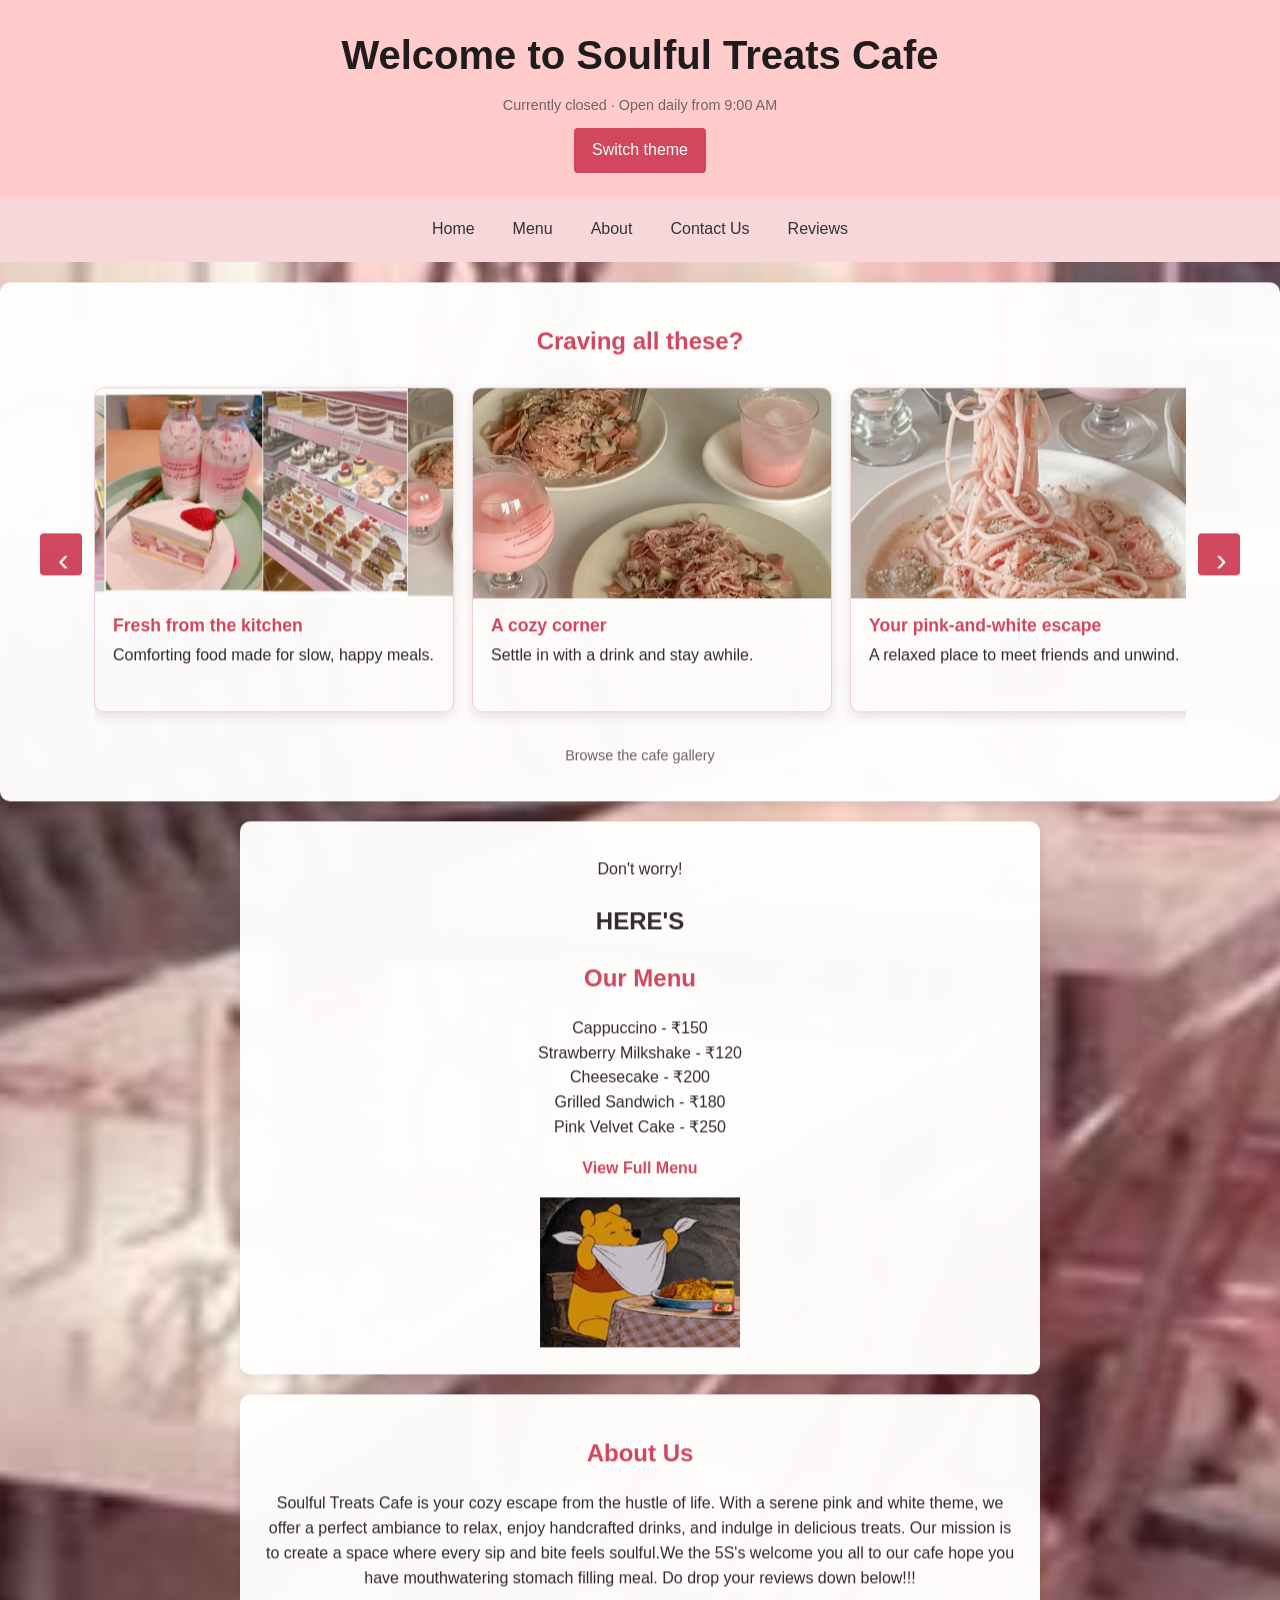
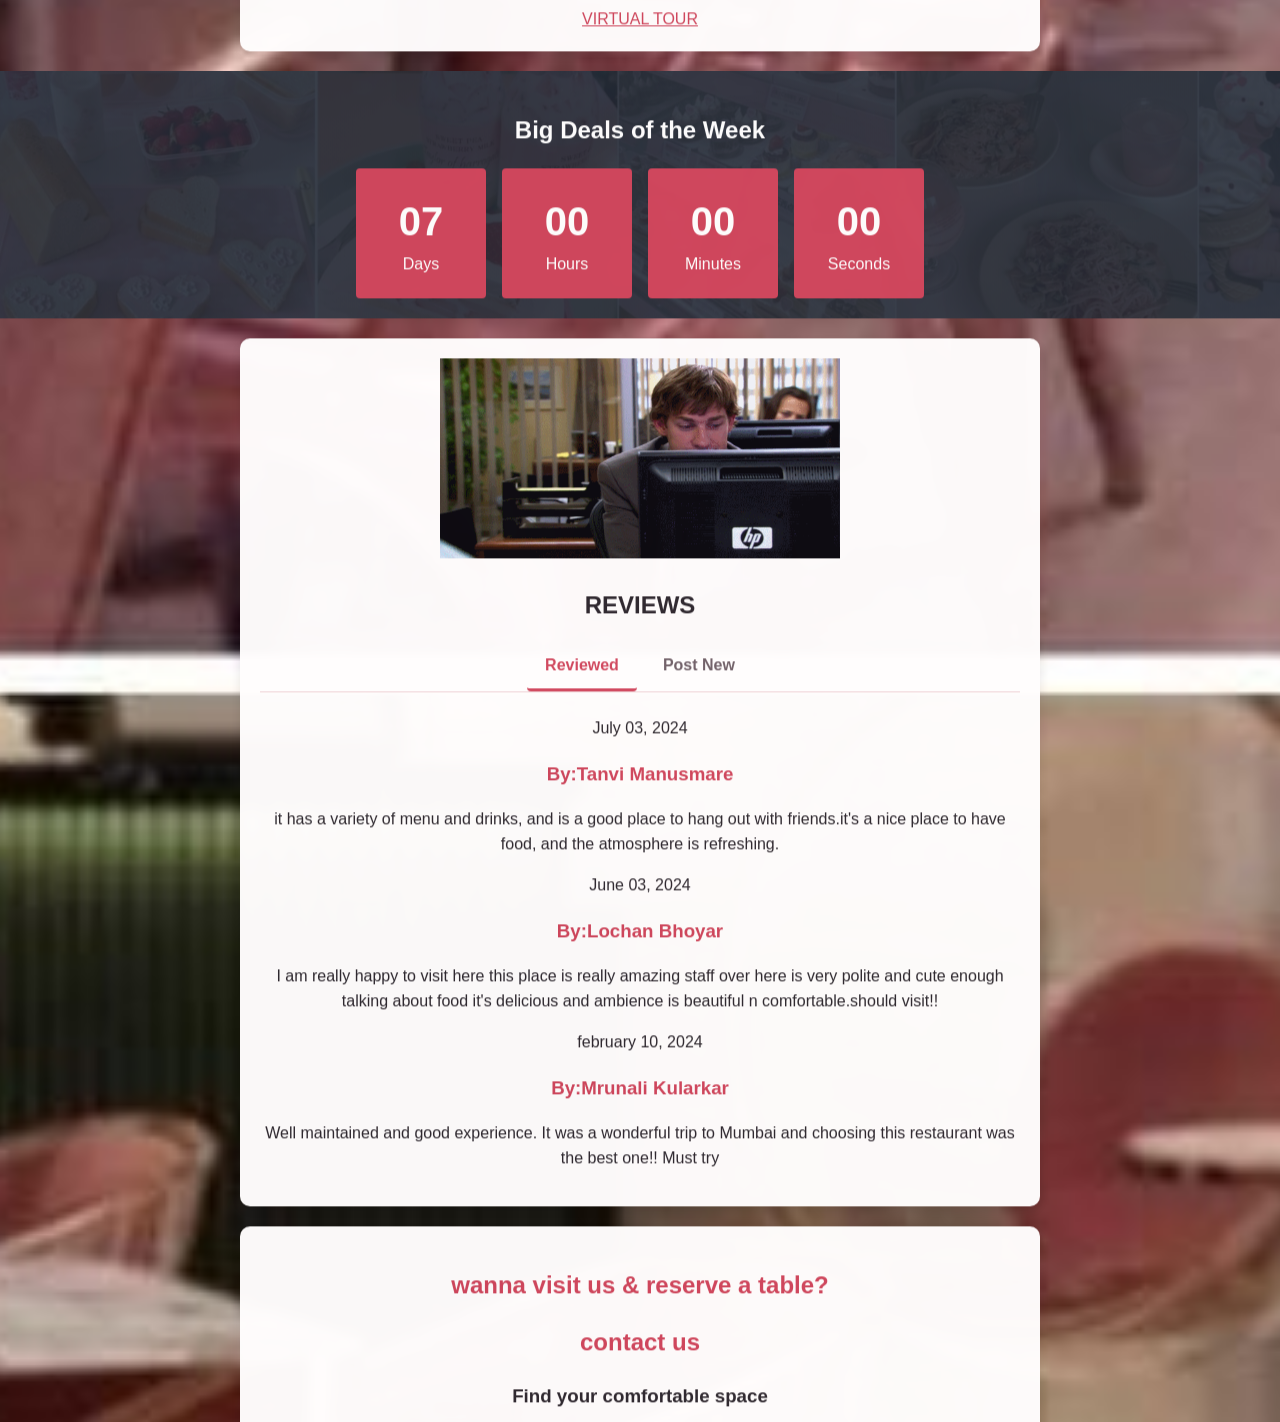
<file: index.html>
<!DOCTYPE html>
<html>
<head>
    <meta charset="UTF-8">
    <meta http-equiv="refresh" content="0; url=cafe/main%20page/soulfultreats.html">
    <title>Soulful Treats</title>
</head>
<body>
</body>
</html>
</file>
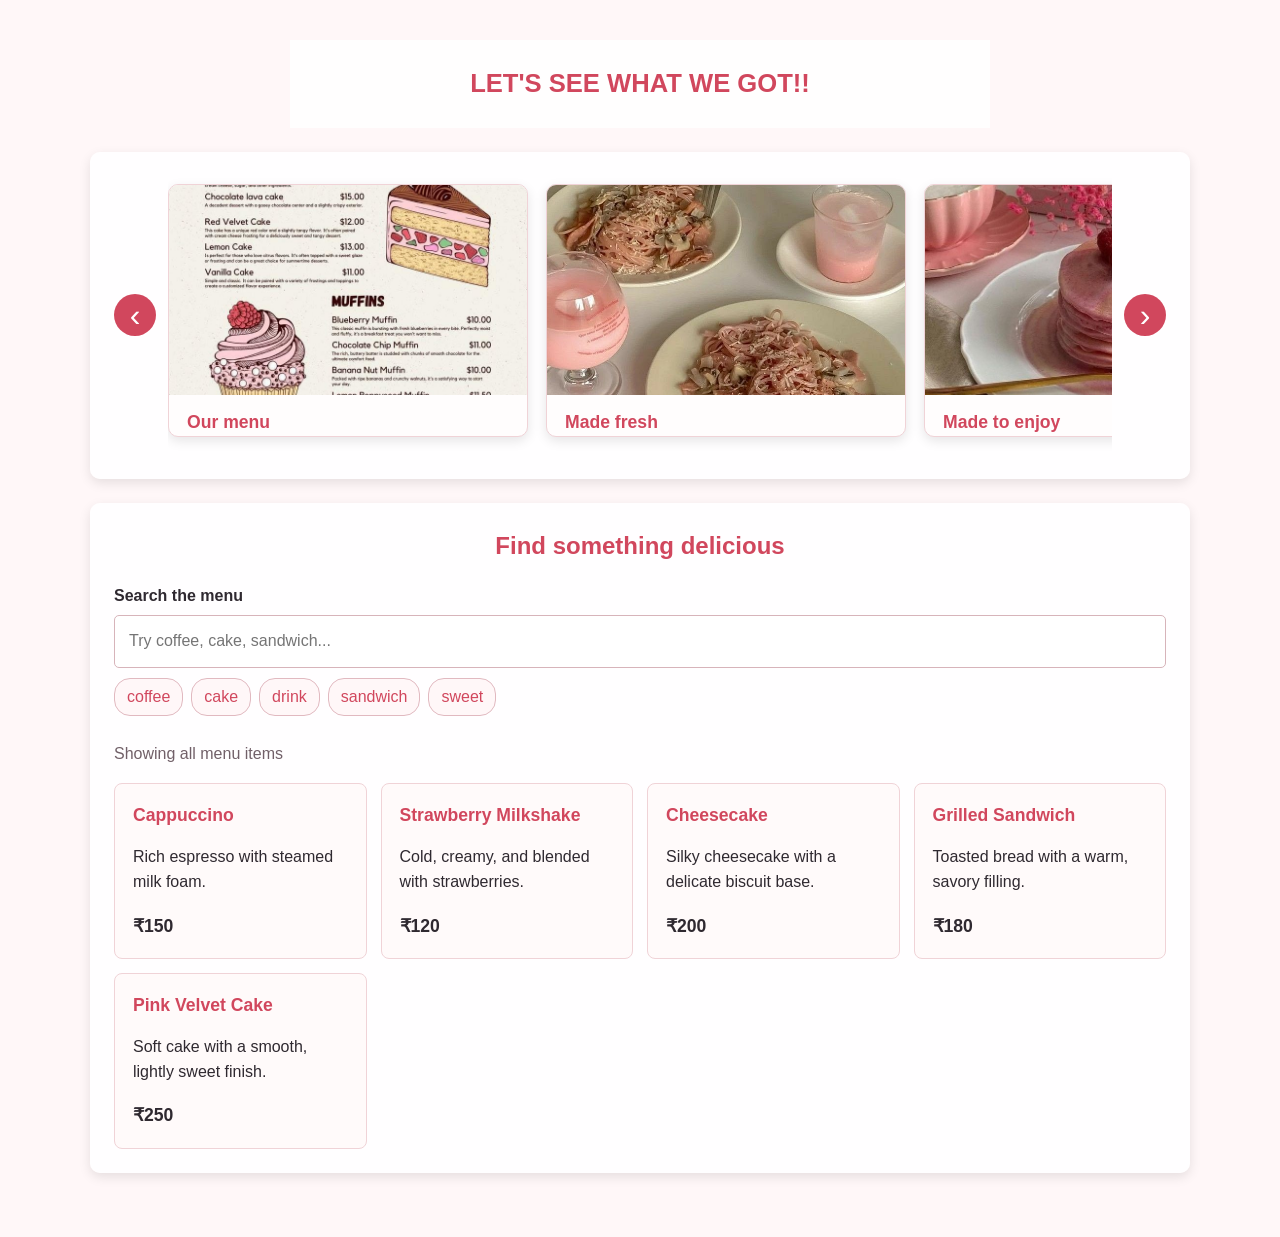
<file: cafe/main page/menu page.html>
<html>
<head>
<title>menu page</title>
<link rel="stylesheet" href="style.css">
</head>
<body class="menu-page">
<header>LET'S SEE WHAT WE GOT!!</header>
<main class="menu-content">
	<section class="menu-gallery" aria-label="Menu photo gallery">
		<div class="photo-carousel" data-carousel>
			<button class="carousel-button previous" type="button" aria-label="Previous menu photo">&#8249;</button>
			<div class="photo-track">
				<article class="photo-card">
					<img src="menu.jpg" alt="Cafe menu display">
					<h2>Our menu</h2>
				</article>
				<article class="photo-card">
					<img src="download.jpeg" alt="Cafe food selection">
					<h2>Made fresh</h2>
				</article>
				<article class="photo-card">
					<img src="download (2).jpeg" alt="Cafe food and drinks">
					<h2>Made to enjoy</h2>
				</article>
                <article class="photo-card">
					<img src="download (1).jpeg" alt="Cafe food and drinks">
					<h2>Made fresh</h2>
				</article>
                <article class="photo-card">
					<img src="download (3).jpeg" alt="Cafe food and drinks">
					<h2>Made to enjoy</h2>
				</article>
                <article class="photo-card">
					<img src="yumm😋😭.jpeg" alt="Cafe food and drinks">
					<h2>Made to enjoy</h2>
				</article>
			</div>
			<button class="carousel-button next" type="button" aria-label="Next menu photo">&#8250;</button>
		</div>
	</section>

	<section class="menu-list" aria-labelledby="menu-title">
		<h1 id="menu-title">Find something delicious</h1>
		<label class="menu-search-label" for="menu-search">Search the menu</label>
		<input id="menu-search" class="menu-search" data-menu-search type="search" placeholder="Try coffee, cake, sandwich..." autocomplete="off">
		<div class="menu-suggestions" data-menu-suggestions aria-label="Popular searches"></div>
		<p class="menu-results" data-menu-results aria-live="polite"></p>
		<div class="menu-items">
			<article class="menu-item" data-menu-item data-search="cappuccino coffee hot drink">
				<h2>Cappuccino</h2>
				<p>Rich espresso with steamed milk foam.</p>
				<strong>₹150</strong>
			</article>
			<article class="menu-item" data-menu-item data-search="strawberry milkshake shake cold drink">
				<h2>Strawberry Milkshake</h2>
				<p>Cold, creamy, and blended with strawberries.</p>
				<strong>₹120</strong>
			</article>
			<article class="menu-item" data-menu-item data-search="cheesecake cake dessert sweet">
				<h2>Cheesecake</h2>
				<p>Silky cheesecake with a delicate biscuit base.</p>
				<strong>₹200</strong>
			</article>
			<article class="menu-item" data-menu-item data-search="grilled sandwich sandwich savory snack">
				<h2>Grilled Sandwich</h2>
				<p>Toasted bread with a warm, savory filling.</p>
				<strong>₹180</strong>
			</article>
			<article class="menu-item" data-menu-item data-search="pink velvet cake cake dessert sweet">
				<h2>Pink Velvet Cake</h2>
				<p>Soft cake with a smooth, lightly sweet finish.</p>
				<strong>₹250</strong>
			</article>
		</div>
	</section>
</main>
<script src="app.js"></script>
</body>
</html>
</file>
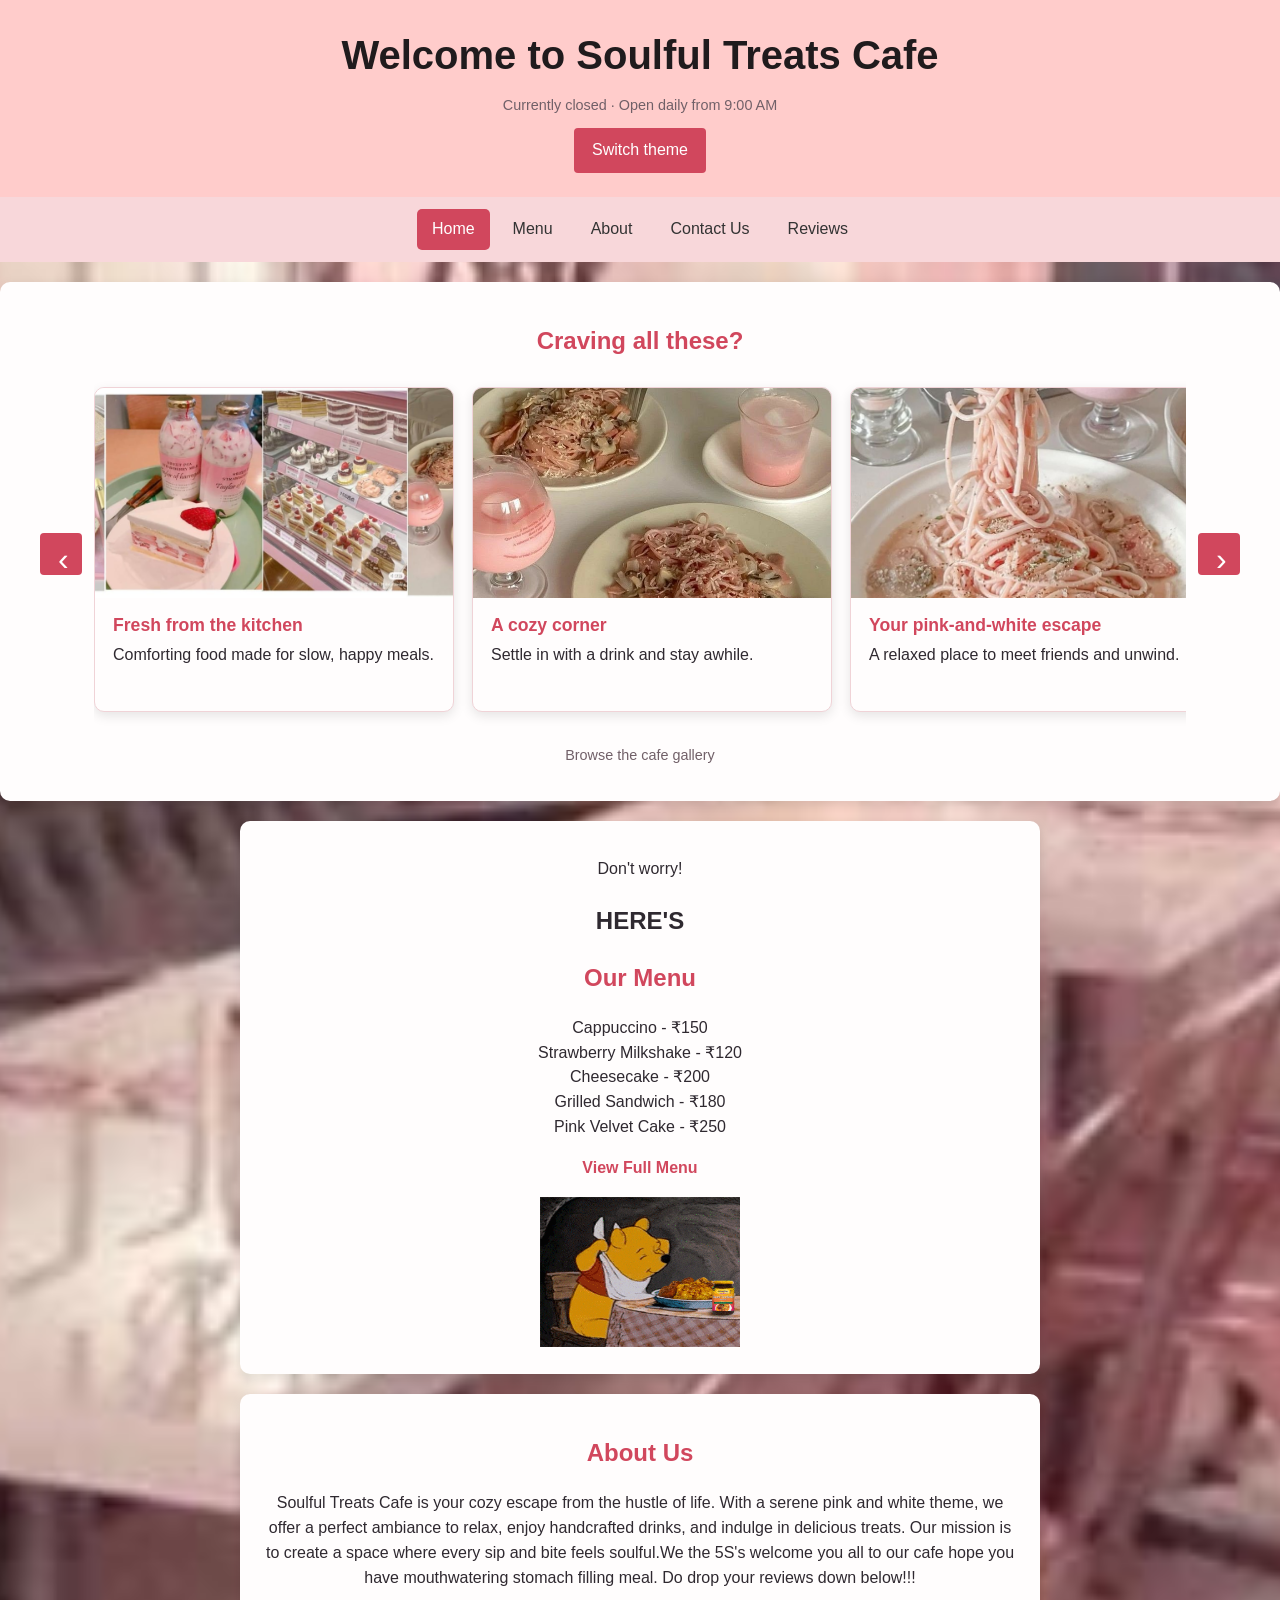
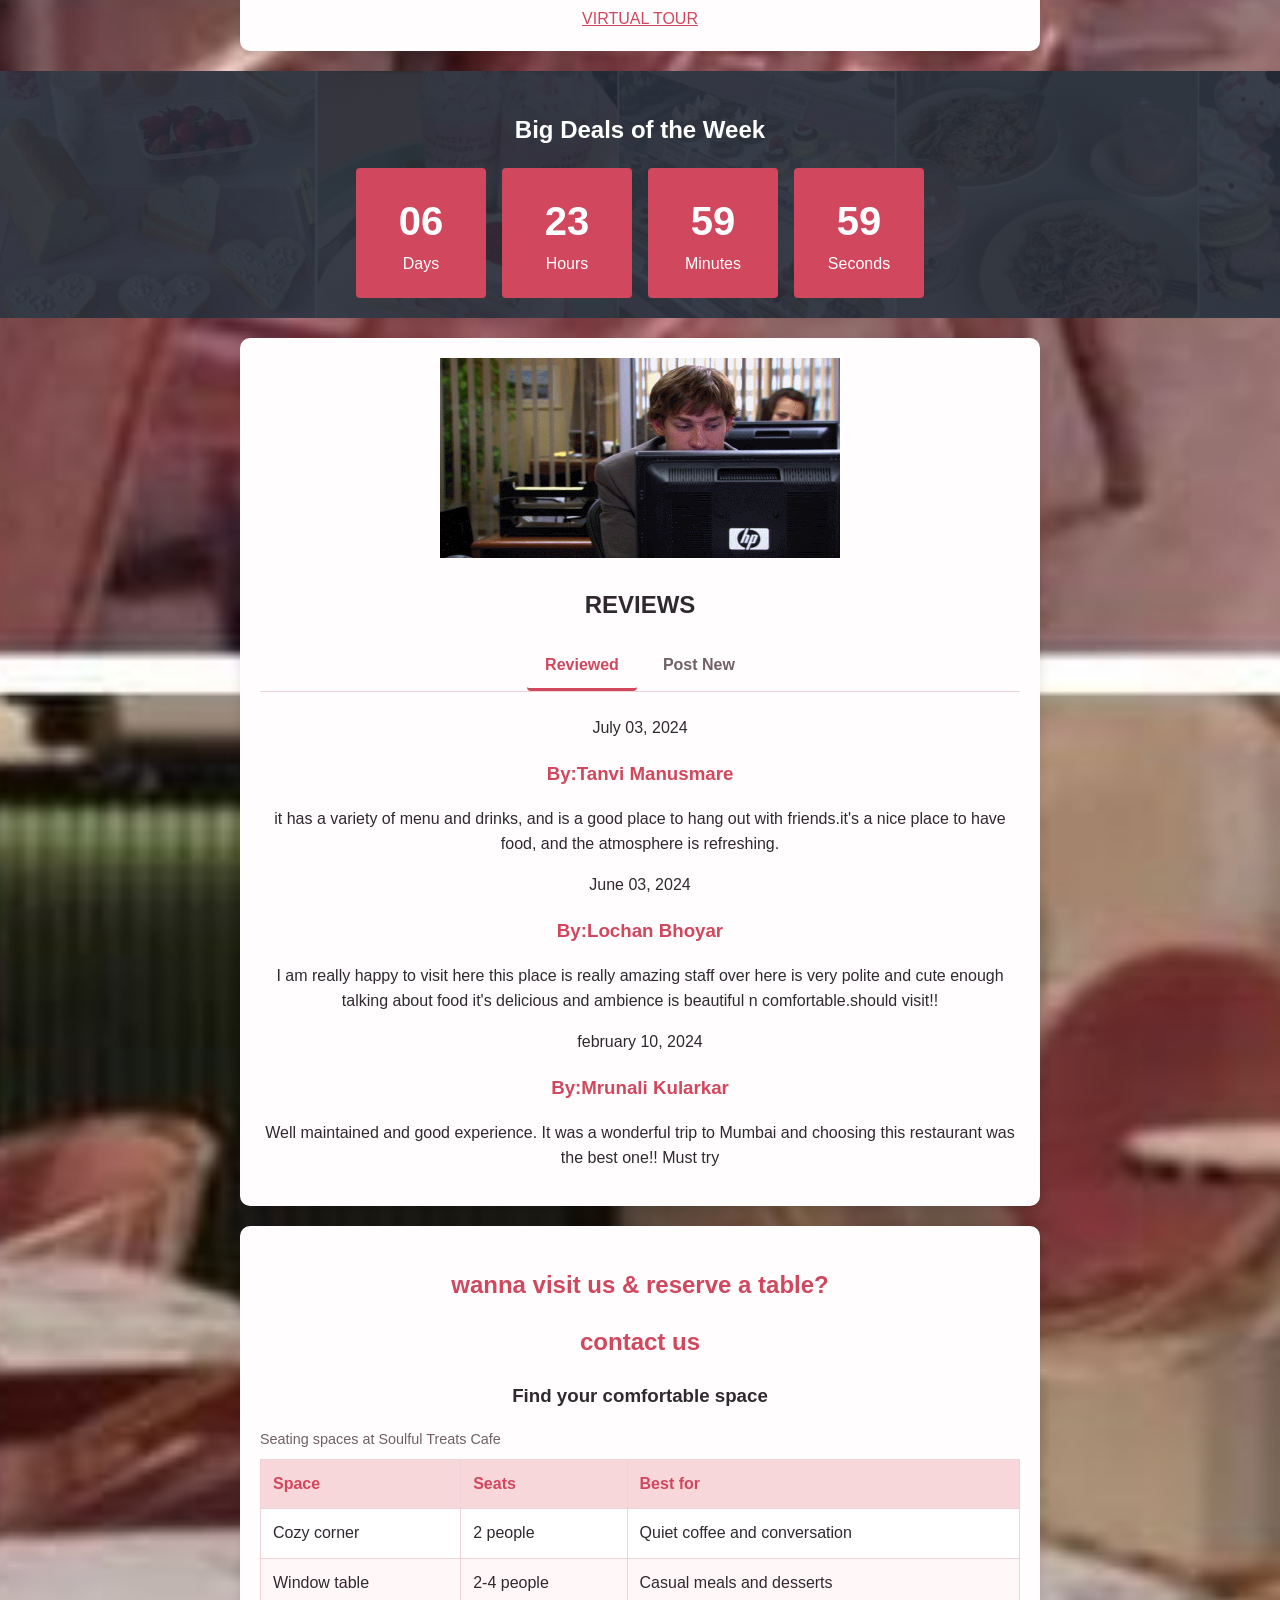
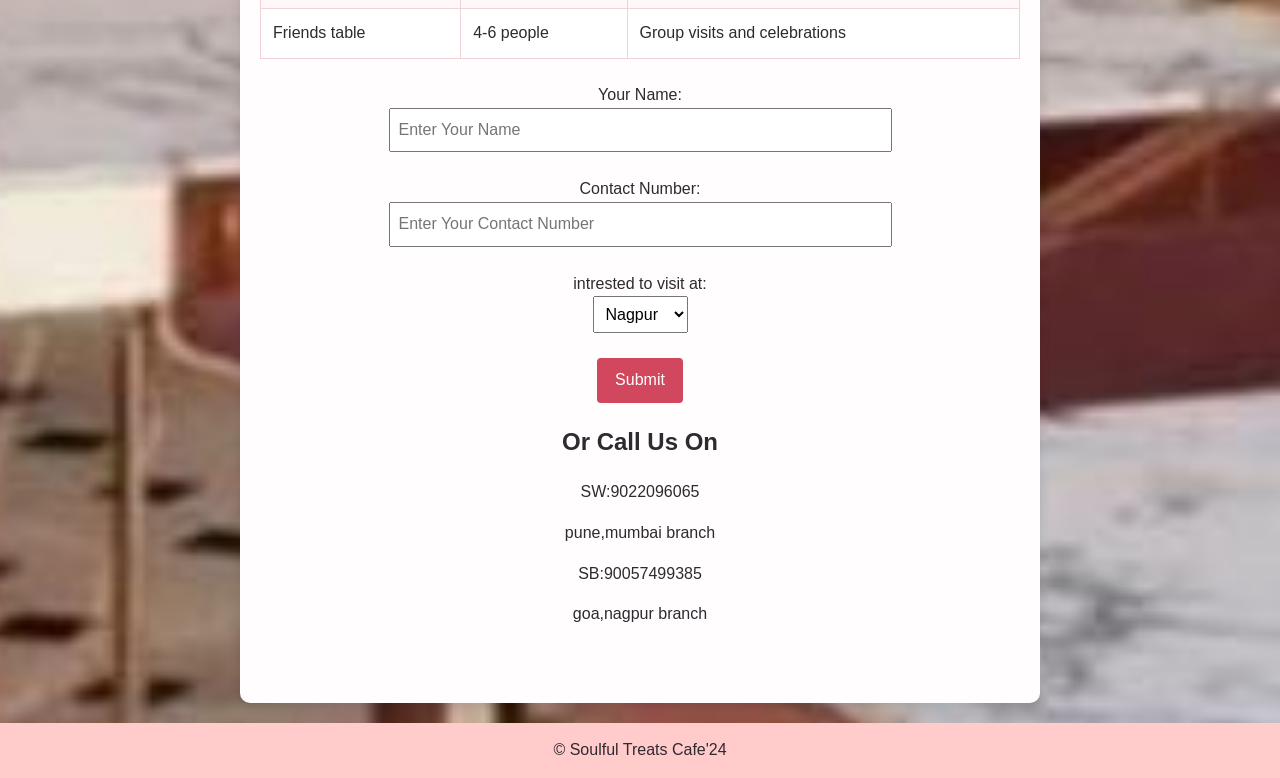
<file: cafe/main page/soulfultreats.html>
<!DOCTYPE html>
<html lang="en">
<head>
    <meta name="viewport" content="width=device-width, initial-scale=1.0">
    <title>Soulful Treats Cafe</title>
    <link rel="stylesheet" href="style.css">
</head>
    <body class="home-page">
    <header>
        <h1>Welcome to Soulful Treats Cafe</h1>
        <p class="opening-status" data-opening-status aria-live="polite"></p>
        <button class="theme-toggle" type="button" data-theme-toggle aria-pressed="false">Switch theme</button>
    </header>
    <nav>
<a href="#home">Home</a>
        <a href="#menu">Menu</a>
        <a href="#about">About</a>
        <a href="#contact">Contact Us</a>
<a href="#reviews">Reviews</a>
    </nav>

<section id="home" class="home">
        <h1>Craving all these?</h1>
        <div class="photo-carousel" data-carousel aria-label="Cafe photo gallery">
            <button class="carousel-button previous" type="button" aria-label="Previous photo">&#8249;</button>
            <div class="photo-track">
                <article class="photo-card">
                    <img src="khana.jpg" alt="A selection of cafe food">
                    <h2>Fresh from the kitchen</h2>
                    <p>Comforting food made for slow, happy meals.</p>
                </article>
                <article class="photo-card">
                    <img src="download.jpeg" alt="A cafe interior detail">
                    <h2>A cozy corner</h2>
                    <p>Settle in with a drink and stay awhile.</p>
                </article>
                <article class="photo-card">
                    <img src="download (1).jpeg" alt="The Soulful Treats Cafe atmosphere">
                    <h2>Your pink-and-white escape</h2>
                    <p>A relaxed place to meet friends and unwind.</p>
                </article>
                <article class="photo-card">
                    <img src="download (2).jpeg" alt="Cafe welcome animation">
                    <h2>A warm welcome</h2>
                    <p>There is always room for one more at our table.</p>
                </article>
                <article class="photo-card">
                    <img src="download (3).jpeg" alt="Cafe welcome animation">
                    <h2>get what you love</h2>
                    <p>tasty treats await you!</p>
                </article>
                <article class="photo-card">
                    <img src="download (4).jpeg" alt="Cafe welcome animation">
                    <h2>visit once </h2>
                    <p>try once you visit</p>
                </article>
            </div>
            <button class="carousel-button next" type="button" aria-label="Next photo">&#8250;</button>
        </div>
        <p class="carousel-hint">Browse the cafe gallery</p>
</section>
   <section id="menu" class="menu">
<p>Don't worry!</p>
<h1>HERE'S</h1>
    <h2>Our Menu</h2>
    <ul style="list-style: none; padding: 0;">
        <li>Cappuccino - ₹150</li>
        <li>Strawberry Milkshake - ₹120</li>
        <li>Cheesecake - ₹200</li>
        <li>Grilled Sandwich - ₹180</li>
        <li>Pink Velvet Cake - ₹250</li>
    </ul>
    <p>
        <a href="menu page.html" style="color: #d1475d; text-decoration: none; font-weight: bold;">View Full Menu</a>
    </p>
<img src="winnie the pooh.gif" alt="pooh" style="width:200px;height:150px;">
</section>
    <section id="about" class="about">
        <h2>About Us</h2>
        <p>
            Soulful Treats Cafe is your cozy escape from the hustle of life. 
            With a serene pink and white theme, we offer a perfect ambiance to relax, enjoy handcrafted drinks, 
            and indulge in delicious treats. Our mission is to create a space where every sip and bite feels soulful.We the 5S's welcome you all to our cafe hope 
          you have mouthwatering stomach filling meal.
         Do drop your reviews down below!!!
        </p>
<a href= "virtual tour.html">VIRTUAL TOUR</a>
    </section>
 <section class="big-deal" align="center">
                    <div class="container">
                        <h1 class="section-heading text-pure">Big Deals of the Week</h1>
                        <div class="timer">
                            <div>
                                <span>02</span>
                                <span>Days</span>
                            </div>
                            <div>
                                <span>24</span>
                                <span>Hours</span>
                            </div>
                            <div>
                                <span>55</span>
                                <span>Minutes</span>
                            </div>
                            <div>
                                <span>58</span>
                                <span>Seconds</span>
                            </div>
                        </div>
                    </div>
                </section>

<section id="reviews" class="reviews">
<img src="ofiice.gif" alt="hello" style="width:400px;height:200px;">

                    <div class="container">
                        <h1 class="section-heading">REVIEWS</h1>
                        <div class="review-tabs" role="tablist" aria-label="Reviews options">
                            <button class="review-tab is-active" type="button" role="tab" aria-selected="true" aria-controls="reviewed-panel" data-review-tab="reviewed-panel">Reviewed</button>
                            <button class="review-tab" type="button" role="tab" aria-selected="false" aria-controls="post-review-panel" data-review-tab="post-review-panel">Post New</button>
                        </div>
                        <div id="reviewed-panel" class="review-tab-panel" role="tabpanel">
                                        <p>July 03, 2024</p>
                                    <h3>By:Tanvi Manusmare </h3>
                                    <p>it has a variety of menu and drinks, and is a good place to hang out with friends.it's a nice place to have food, and  the atmosphere is refreshing.</p>
<p>June 03, 2024</p>
<h3> By:Lochan Bhoyar </h3>
<p>I am really happy to visit here this place is really amazing
staff over here is very polite and cute enough talking about food it's delicious
and ambience is beautiful n comfortable.should visit!!</p>
<p>february 10, 2024</p>
<h3>By:Mrunali Kularkar</h3>
<p>Well maintained and good experience. It was a wonderful trip to Mumbai and choosing this restaurant was the best one!!
Must try<p>
                        <div data-review-list></div>
                        </div>
                        <div id="post-review-panel" class="review-tab-panel post-review-panel" role="tabpanel" hidden>
                    <div class="review-form-wrap">
                        <h2>Share your experience</h2>
                        <form class="review-form" data-review-form>
                            <label for="review-name">Your name</label>
                            <input type="text" id="review-name" name="review-name" maxlength="40" placeholder="Enter your name" required>

                            <fieldset class="rating-fieldset">
                                <legend>Your rating</legend>
                                <div class="star-rating">
                                    <input type="radio" id="star-5" name="rating" value="5" required>
                                    <label for="star-5" title="5 stars">&#9733;</label>
                                    <input type="radio" id="star-4" name="rating" value="4">
                                    <label for="star-4" title="4 stars">&#9733;</label>
                                    <input type="radio" id="star-3" name="rating" value="3">
                                    <label for="star-3" title="3 stars">&#9733;</label>
                                    <input type="radio" id="star-2" name="rating" value="2">
                                    <label for="star-2" title="2 stars">&#9733;</label>
                                    <input type="radio" id="star-1" name="rating" value="1">
                                    <label for="star-1" title="1 star">&#9733;</label>
                                </div>
                            </fieldset>

                            <label for="review-text">Your review</label>
                            <textarea id="review-text" name="review-text" rows="4" maxlength="400" placeholder="Tell us about your visit" required></textarea>
                            <button type="submit">Post review</button>
                        </form>
                    </div>
                        </div>
</section>
    <section id="contact" class="contact">
        <h2>wanna visit us & reserve a table?</h2>
<h2>contact us</h2>
        <h3>Find your comfortable space</h3>
        <div class="table-wrapper">
            <table class="space-table">
                <caption>Seating spaces at Soulful Treats Cafe</caption>
                <thead>
                    <tr>
                        <th scope="col">Space</th>
                        <th scope="col">Seats</th>
                        <th scope="col">Best for</th>
                    </tr>
                </thead>
                <tbody>
                    <tr>
                        <td>Cozy corner</td>
                        <td>2 people</td>
                        <td>Quiet coffee and conversation</td>
                    </tr>
                    <tr>
                        <td>Window table</td>
                        <td>2-4 people</td>
                        <td>Casual meals and desserts</td>
                    </tr>
                    <tr>
                        <td>Friends table</td>
                        <td>4-6 people</td>
                        <td>Group visits and celebrations</td>
                    </tr>
                </tbody>
            </table>
        </div>
        <form data-reservation-form>
            <label for="fname">Your Name:</label><br>
            <input type="text" id="fname" name="fname" size="50" maxlength="30" placeholder="Enter Your Name" required><br><br>

            <label for="cname" type="tel">Contact Number:</label><br>
            <input type="tel" id="cname" name="cname" size="50" maxlength="15" placeholder="Enter Your Contact Number" required><br><br>


            <label for="city">intrested to visit at:</label><br>
            <select id="city" name="city">
                <option value="nagpur">Nagpur</option>
                <option value="mumbai">Mumbai</option>
                <option value="pune">Pune</option>
                <option value="goa">Goa</option>
            </select><br><br>
            <input type="submit" value="Submit">
<h1>Or Call Us On</h1>
<p>SW:9022096065</p>
<p>pune,mumbai branch</p>
<p>SB:90057499385</p>
<p>goa,nagpur branch</p>
        </form>
    </section>
    <footer>
    &copy; Soulful Treats Cafe'24
    </footer>
    <script src="app.js"></script>
</body>
</html>
</file>
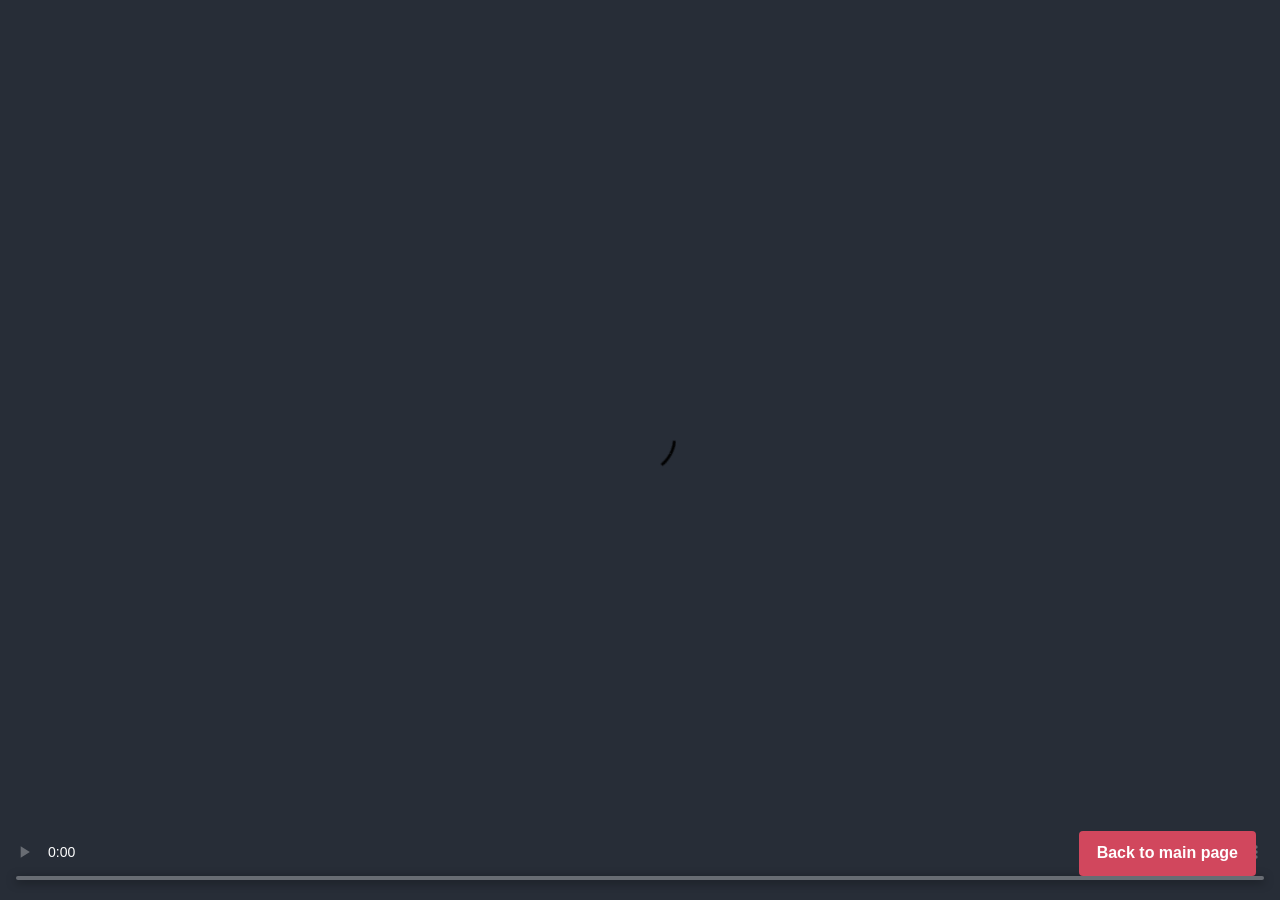
<file: cafe/main page/virtual tour.html>
<html>
<head>
<title>virtual tour to the cafe</title>
<link rel="stylesheet" href="style.css">
</head>
<body class="tour-page">
<video autoplay muted loop controls id="myVideo">
  <source src="virtual tour.mp4" type="video/mp4">
  Your browser does not support HTML5 video.
</video>
<a class="tour-back" href="soulfultreats.html">Back to main page</a>
</body>
</html>
</file>
<file: cafe/main page/style.css>
* {
    box-sizing: border-box;
}

:root {
    --pink: #d1475d;
    --light-pink: #f8d7da;
    --soft-pink: #ffcccb;
    --ink: #2f2930;
    --paper: #fffdfd;
    --success: #287a4b;
}

body.calm-theme {
    --pink: #496b75;
    --light-pink: #dcebed;
    --soft-pink: #e9f1f0;
    --ink: #27363a;
    --paper: #fbfdfd;
}

html {
    scroll-behavior: smooth;
}

body {
    margin: 0;
    color: var(--ink);
    font-family: "Trebuchet MS", Arial, sans-serif;
    line-height: 1.55;
}

button,
input,
select {
    font: inherit;
}

a {
    color: var(--pink);
}

.form-status {
    min-height: 1.5em;
    color: var(--pink);
    font-weight: bold;
}

.form-status.success {
    color: var(--success);
}

.image-overlay {
    position: fixed;
    inset: 0;
    z-index: 10;
    display: grid;
    place-items: center;
    padding: 24px;
    background: rgba(35, 43, 56, 0.85);
}

.image-overlay img {
    max-width: min(95vw, 1100px);
    max-height: 85vh;
    object-fit: contain;
}

.image-overlay button {
    position: fixed;
    top: 16px;
    right: 24px;
    border: 0;
    background: transparent;
    color: white;
    font-size: 2.5rem;
    cursor: pointer;
}

.photo-carousel {
    position: relative;
    display: flex;
    align-items: center;
    gap: 12px;
    max-width: 1200px;
    margin: 0 auto;
}

.photo-track {
    display: flex;
    gap: 18px;
    width: 100%;
    overflow-x: auto;
    padding: 8px 4px 18px;
    scroll-snap-type: x mandatory;
    scrollbar-color: var(--pink) var(--light-pink);
}

.photo-card {
    flex: 0 0 min(82vw, 360px);
    overflow: hidden;
    scroll-snap-align: start;
    border: 1px solid #f0d3d7;
    border-radius: 10px;
    background: var(--paper);
    box-shadow: 0 4px 12px rgba(0, 0, 0, 0.1);
    text-align: left;
}

.photo-card img {
    display: block;
    width: 100%;
    height: 210px;
    object-fit: cover;
    cursor: zoom-in;
}

.photo-card h2,
.photo-card p {
    margin: 0;
    padding: 0 18px;
}

.photo-card h2 {
    padding-top: 14px;
    color: var(--pink);
    font-size: 1.1rem;
}

.photo-card p {
    padding-top: 4px;
    padding-bottom: 18px;
}

.carousel-button {
    flex: 0 0 auto;
    width: 42px;
    height: 42px;
    border: 0;
    border-radius: 50%;
    background: var(--pink);
    color: white;
    font-size: 2rem;
    line-height: 1;
    cursor: pointer;
}

.carousel-button:hover {
    background: #a83249;
}

.carousel-hint {
    color: #716068;
    font-size: 0.9rem;
}

/* Home page */
.home-page {
    background-color: #fff7f8;
    background-image: url("cafeee.jpg");
    background-position: center top;
    background-size: cover;
    background-repeat: no-repeat;
    background-attachment: scroll;
}

.home-page header,
.home-page footer {
    background: var(--soft-pink);
    text-align: center;
}

.home-page header {
    position: relative;
    padding: 24px 20px;
}

.home-page nav {
    position: sticky;
    top: 0;
    z-index: 5;
}

.opening-status {
    margin: 8px 0 12px;
    color: #716068;
    font-size: 0.9rem;
}

.opening-status.is-open {
    color: var(--success);
    font-weight: bold;
}

.theme-toggle {
    padding: 7px 13px;
    border: 1px solid var(--pink);
    border-radius: 18px;
    background: transparent;
    color: var(--pink);
    cursor: pointer;
}

.theme-toggle:hover {
    background: var(--pink);
    color: white;
}

.reveal-on-scroll {
    opacity: 0;
    transform: translateY(18px);
    transition: opacity 500ms ease, transform 500ms ease;
}

.reveal-on-scroll.is-visible {
    opacity: 1;
    transform: translateY(0);
}

.home-page header h1 {
    margin: 0;
    color: #201b1d;
    font-size: clamp(1.8rem, 4vw, 2.5rem);
}

.home-page nav {
    display: flex;
    justify-content: center;
    flex-wrap: wrap;
    gap: 8px;
    padding: 12px;
    background: var(--light-pink);
}

.home-page nav a {
    padding: 8px 15px;
    color: #333;
    text-decoration: none;
}

.home-page nav a:hover,
.home-page nav a.active {
    border-radius: 5px;
    background: var(--pink);
    color: white;
}

.home-page section {
    padding: 20px;
    text-align: center;
}

.home-page .home,
.home-page .menu,
.home-page .about,
.home-page .contact,
.home-page .reviews {
    max-width: 800px;
    margin: 20px auto;
    padding: 20px;
    border-radius: 10px;
    background: var(--paper);
    box-shadow: 0 4px 12px rgba(0, 0, 0, 0.1);
}

.home-page .home {
    max-width: 1500px;
}

.home-page .home h1,
.home-page .menu h2,
.home-page .about h2,
.home-page .contact h2,
.home-page .reviews h3 {
    color: var(--pink);
}

.home-page #home img,
.home-page #reviews img {
    max-width: 100%;
    height: auto;
    cursor: zoom-in;
}

.home-page #home .photo-card img {
    width: 100%;
    height: 210px;
    object-fit: cover;
}

.home-page .big-deal {
    background: linear-gradient(rgba(35, 43, 56, 0.9), rgba(35, 43, 56, 0.9)), url("khana.jpg") center / cover;
    color: white;
}

.home-page .timer {
    display: flex;
    justify-content: center;
    flex-wrap: wrap;
    gap: 16px;
}

.home-page .timer div {
    display: flex;
    width: 130px;
    height: 130px;
    flex-direction: column;
    align-items: center;
    justify-content: center;
    border-radius: 4px;
    background: var(--pink);
}

.home-page .timer div span:first-child {
    font-size: 2.5rem;
    font-weight: bold;
}

.home-page footer {
    margin-top: 20px;
    padding: 15px 0;
}

.home-page input,
.home-page select {
    max-width: 100%;
    padding: 8px;
}

.home-page button,
.home-page input[type="submit"] {
    padding: 10px 18px;
    border: 0;
    border-radius: 4px;
    background: var(--pink);
    color: white;
    cursor: pointer;
}

.review-tabs {
    display: flex;
    justify-content: center;
    gap: 8px;
    margin: 18px 0 24px;
    border-bottom: 1px solid #efd3d7;
}

.home-page .review-tab {
    padding: 10px 18px;
    border: 0;
    border-bottom: 3px solid transparent;
    background: transparent;
    color: #716068;
    cursor: pointer;
    font-weight: bold;
}

.home-page .review-tab:hover,
.home-page .review-tab.is-active {
    border-bottom-color: var(--pink);
    color: var(--pink);
}

.review-tab-panel[hidden] {
    display: none;
}

.review-form-wrap {
    margin-top: 28px;
    padding: 20px;
    border: 1px solid #efd3d7;
    border-radius: 8px;
    background: #fffafa;
    text-align: left;
}

.review-form-wrap h2 {
    margin-top: 0;
    color: var(--pink);
}

.review-form {
    display: grid;
    gap: 8px;
}

.review-form input[type="text"],
.review-form textarea {
    width: 100%;
    padding: 10px;
    border: 1px solid #d7b4ba;
    border-radius: 4px;
    resize: vertical;
}

.rating-fieldset {
    margin: 8px 0;
    padding: 0;
    border: 0;
}

.rating-fieldset legend {
    font-weight: bold;
}

.star-rating {
    display: inline-flex;
    flex-direction: row-reverse;
    justify-content: flex-end;
    gap: 2px;
}

.star-rating input {
    position: absolute;
    opacity: 0;
}

.star-rating label {
    color: #c8a1a8;
    font-size: 2rem;
    line-height: 1;
    cursor: pointer;
}

.star-rating label:hover,
.star-rating label:hover ~ label,
.star-rating input:checked ~ label {
    color: #e0a52f;
}

.submitted-review {
    margin: 20px 0;
    padding: 16px;
    border-left: 4px solid var(--pink);
    background: #fff7f8;
    text-align: left;
}

.submitted-review h3,
.submitted-review p {
    margin: 4px 0;
}

.review-stars {
    color: #e0a52f;
    letter-spacing: 2px;
}

.space-table {
    width: 100%;
    border-collapse: collapse;
    margin: 12px 0 24px;
    background: white;
    text-align: left;
}

.space-table caption {
    margin-bottom: 8px;
    color: #716068;
    font-size: 0.9rem;
    text-align: left;
}

.space-table th,
.space-table td {
    padding: 12px;
    border: 1px solid #efd3d7;
}

.space-table th {
    background: var(--light-pink);
    color: var(--pink);
}

.space-table tbody tr:nth-child(even) {
    background: #fff7f8;
}

/* Login and visitor pages */
.login-page,
.visitor-page {
    min-height: 100vh;
    padding: 24px;
    background: #fff0f2 url("stars animation.gif") center / cover fixed;
}

.visitor-page {
    background-image: url("cafeee.jpg");
}

.login-page h1,
.login-page h2,
.visitor-page h1,
.visitor-page h2 {
    max-width: 760px;
    margin: 16px auto;
    padding: 12px;
    text-align: center;
}

.login-page h1,
.visitor-page h1 {
    background: var(--soft-pink);
}

.login-page h2,
.visitor-page h2 {
    background: white;
    font-size: 1.1rem;
}

.login-page .modal-content {
    max-width: 440px;
    margin: 28px auto;
    padding: 24px;
    border: 1px solid #e2c6ca;
    background: rgba(255, 255, 255, 0.96);
    box-shadow: 0 8px 24px rgba(0, 0, 0, 0.12);
}

.login-page .modal-content input[type="text"],
.login-page .modal-content input[type="password"] {
    width: 100%;
    margin: 8px 0 16px;
    padding: 12px;
    border: 1px solid #ccc;
}

.login-page .modal-content button[type="submit"] {
    width: 100%;
    margin: 8px 0 16px;
}

.login-page .modal-content label:last-of-type {
    display: block;
}

.visitor-page form {
    max-width: 500px;
    margin: 28px auto;
    padding: 28px;
    background: rgba(255, 255, 255, 0.94);
    box-shadow: 0 8px 24px rgba(0, 0, 0, 0.12);
    text-align: center;
}

.visitor-page form input,
.visitor-page form select {
    width: 100%;
    margin: 6px 0 14px;
    padding: 10px;
}

/* Menu page */
.menu-page {
    min-height: 100vh;
    padding: 40px 20px;
    background: #fff7f8;
}

.menu-page header {
    max-width: 700px;
    margin: 0 auto;
    padding: 24px;
    background: rgba(255, 255, 255, 0.9);
    color: var(--pink);
    font-size: 1.6rem;
    font-weight: bold;
    text-align: center;
}

.menu-content {
    max-width: 1100px;
    margin: 24px auto;
}

.menu-gallery,
.menu-list {
    margin-bottom: 24px;
    padding: 24px;
    border-radius: 10px;
    background: rgba(255, 255, 255, 0.94);
    box-shadow: 0 4px 12px rgba(0, 0, 0, 0.1);
}

.menu-list h1 {
    margin-top: 0;
    color: var(--pink);
    text-align: center;
}

.menu-search-label {
    display: block;
    margin-bottom: 6px;
    font-weight: bold;
}

.menu-search {
    width: 100%;
    padding: 13px 14px;
    border: 1px solid #d7b4ba;
    border-radius: 5px;
    background: white;
}

.menu-search:focus {
    outline: 3px solid rgba(209, 71, 93, 0.2);
    border-color: var(--pink);
}

.menu-suggestions {
    display: flex;
    flex-wrap: wrap;
    gap: 8px;
    min-height: 42px;
    padding: 10px 0;
}

.suggestion-button {
    padding: 6px 12px;
    border: 1px solid #e1b9c0;
    border-radius: 16px;
    background: #fff7f8;
    color: var(--pink);
    cursor: pointer;
}

.suggestion-button:hover {
    background: var(--light-pink);
}

.menu-results {
    min-height: 1.5em;
    color: #716068;
}

.menu-items {
    display: grid;
    grid-template-columns: repeat(auto-fit, minmax(210px, 1fr));
    gap: 14px;
}

.menu-item {
    padding: 18px;
    border: 1px solid #f0d3d7;
    border-radius: 8px;
    background: #fffafa;
}

.menu-item h2 {
    margin: 0;
    color: var(--pink);
    font-size: 1.1rem;
}

.menu-item p {
    min-height: 3.2em;
}

.menu-item strong {
    font-size: 1.1rem;
}

.menu-item.is-hidden {
    display: none;
}

/* Virtual tour */
.tour-page {
    min-height: 100vh;
    margin: 0;
    overflow: hidden;
    background: #24232a;
    color: white;
}

.tour-page h1 {
    position: relative;
    z-index: 1;
    margin: 24px;
    text-align: center;
}

.tour-page #myVideo {
    position: fixed;
    inset: 0;
    z-index: 0;
    width: 100%;
    height: 100%;
    object-fit: cover;
}

.tour-back {
    position: fixed;
    right: 24px;
    bottom: 24px;
    z-index: 2;
    padding: 10px 18px;
    border-radius: 4px;
    background: var(--pink);
    color: white;
    font-weight: bold;
    text-decoration: none;
}

.tour-back:hover {
    background: #a83249;
}

.tour-page video::-webkit-media-controls-panel {
    background: rgba(35, 43, 56, 0.75);
}

/* Entry page */
.entry-page {
    display: grid;
    min-height: 100vh;
    place-items: center;
    background: #fff0f2;
    color: var(--ink);
}

.entry {
    padding: 24px;
    text-align: center;
}

.entry img {
    max-width: min(90vw, 900px);
    height: auto;
}

.entry a {
    color: var(--pink);
    font-size: 1.25rem;
    font-weight: bold;
}

@media (max-width: 700px) {
    body {
        font-size: 0.95rem;
    }

    .home-page nav {
        position: static;
    }
}

@media (prefers-reduced-motion: reduce) {
    html {
        scroll-behavior: auto;
    }

    .reveal-on-scroll {
        opacity: 1;
        transform: none;
        transition: none;
    }
}
</file>
